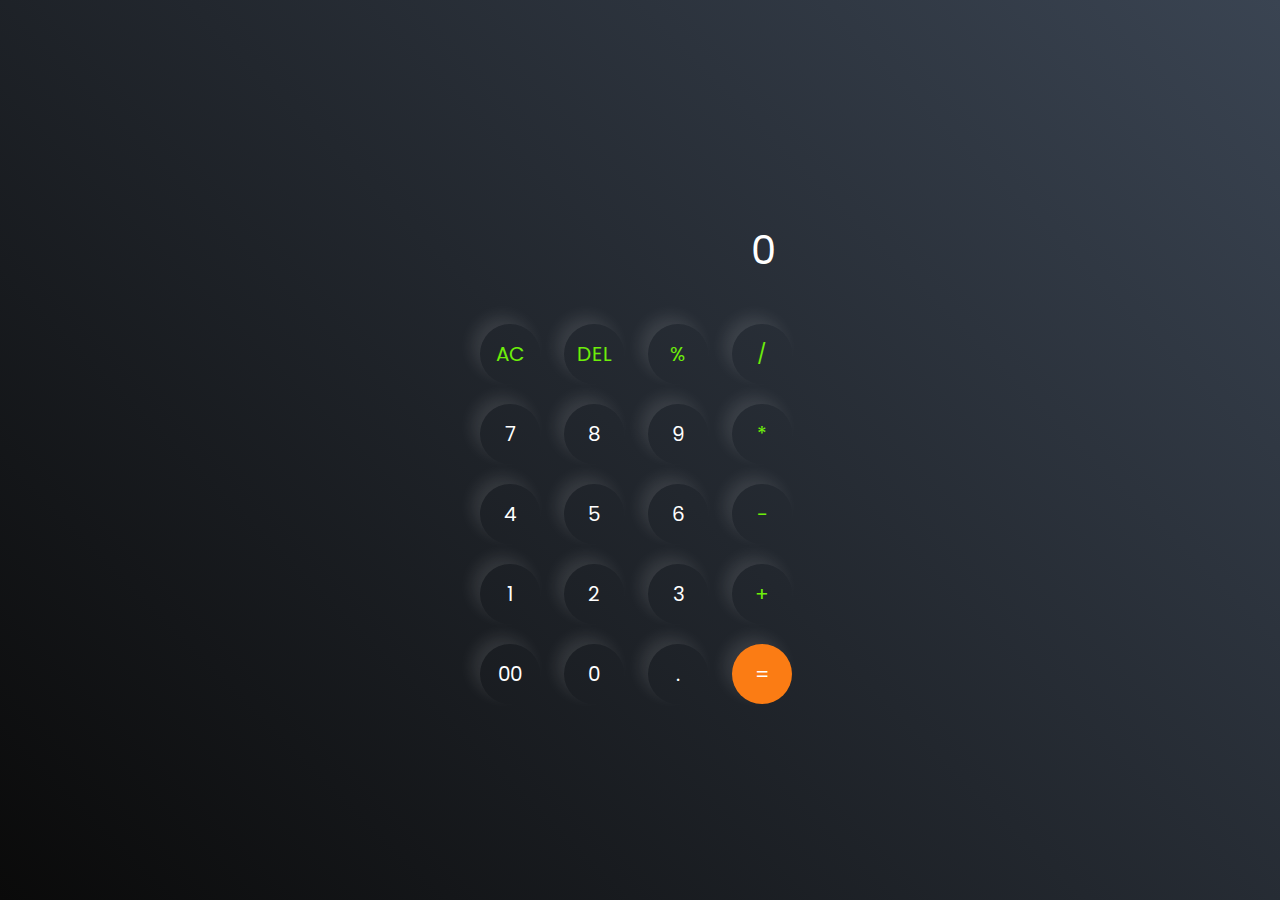
<file: index.html>
<!DOCTYPE html>
<html lang="en">
<head>
    <meta charset="UTF-8">
    <meta name="viewport" content="width=device-width, initial-scale=1.0">
    <link rel="stylesheet" href="style.css">
    <title> CALCULATOR</title>
</head>
<body>
    <div class="calculator">
        <input type= "text" placeholder ="0" id ="inputBox">
        <div>
            <button class="opeartor">AC</button>
            <button class="opeartor">DEL</button>
            <button class="opeartor">%</button>
            <button class="opeartor">/</button>
        </div>
        <div>
            <button>7</button>
            <button>8</button>
            <button>9</button>
            <button class="opeartor">*</button>
        <div>
            <button>4</button>
            <button>5</button>
            <button>6</button>
            <button class="opeartor">-</button>
        </div>
        <div>
            <button>1</button>
            <button>2</button>
            <button>3</button>
            <button class="opeartor">+</button>
        </div>
        <div>
            <button>00</button>
            <button>0</button>
            <button>.</button>
            <button class="equalBtn">=</button>
        </div>
    </div>

    <script src="script.js"></script>
</body>
</html>
</file>
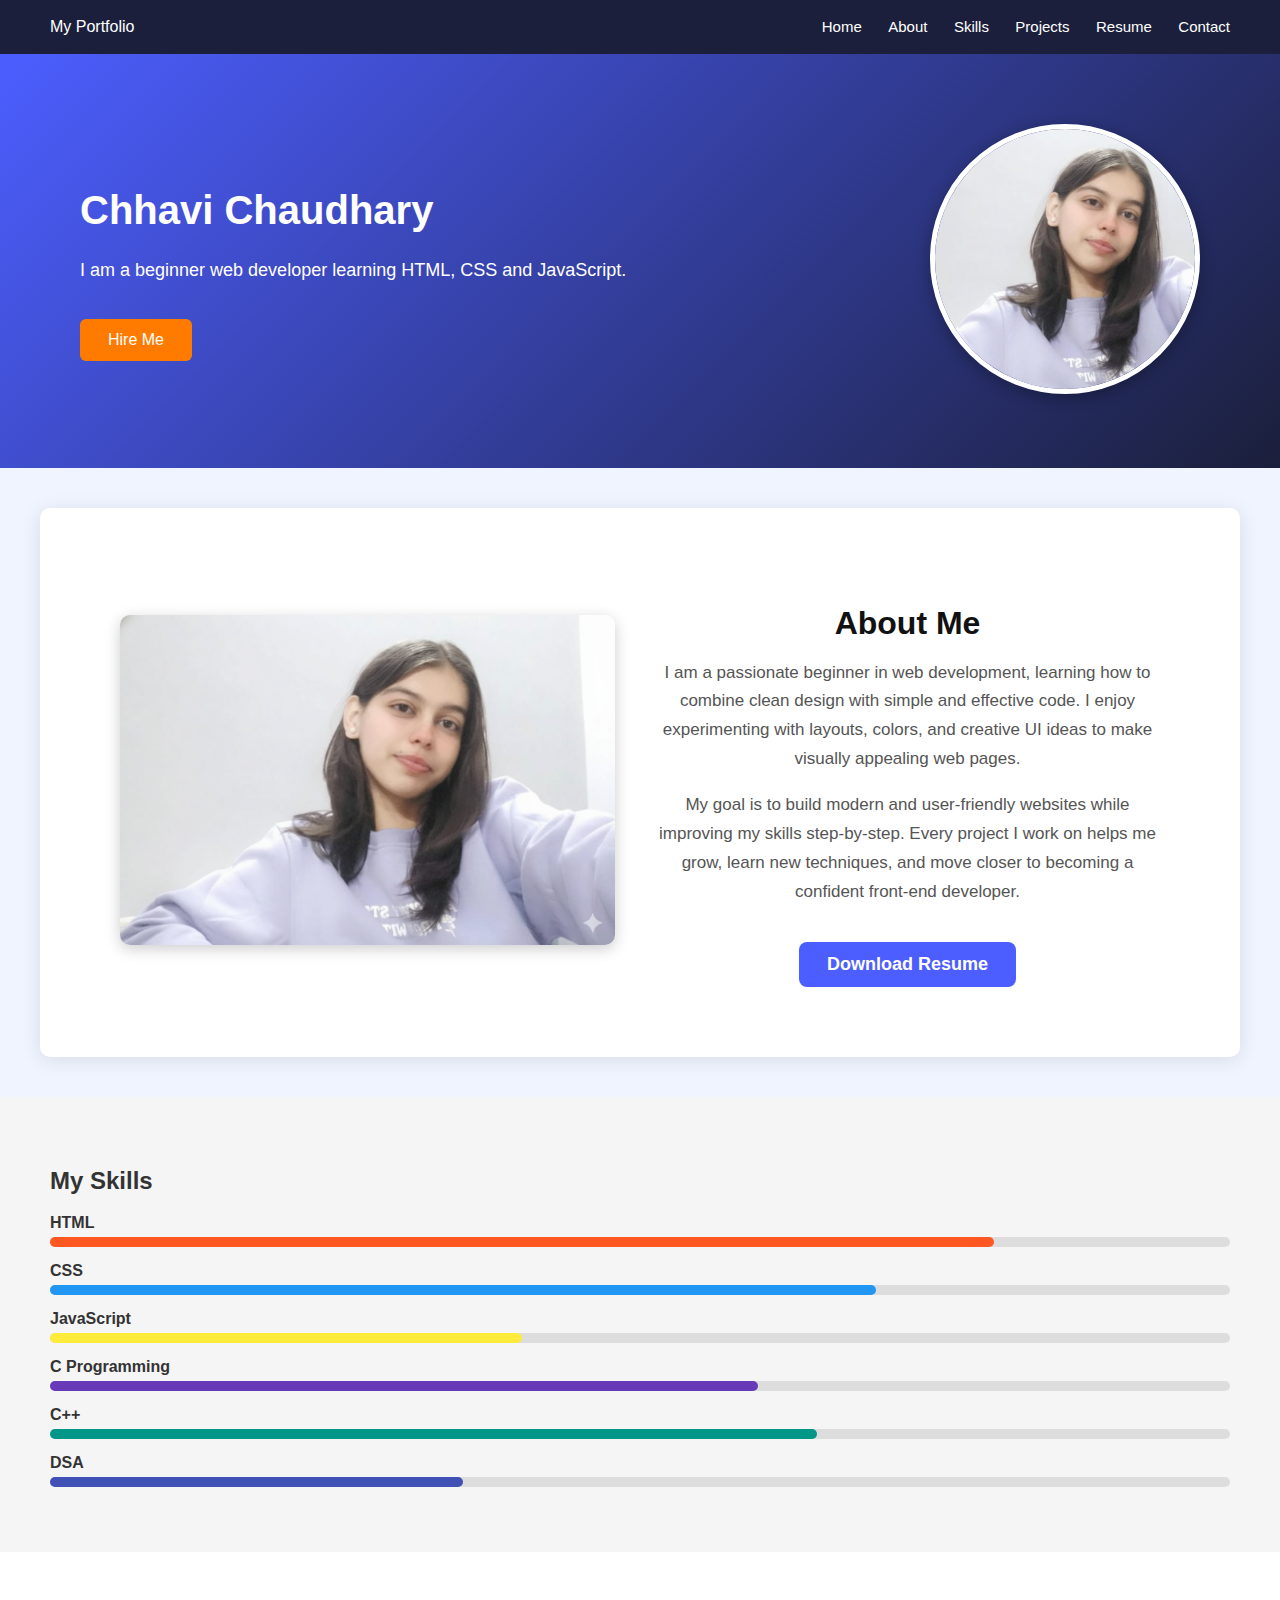
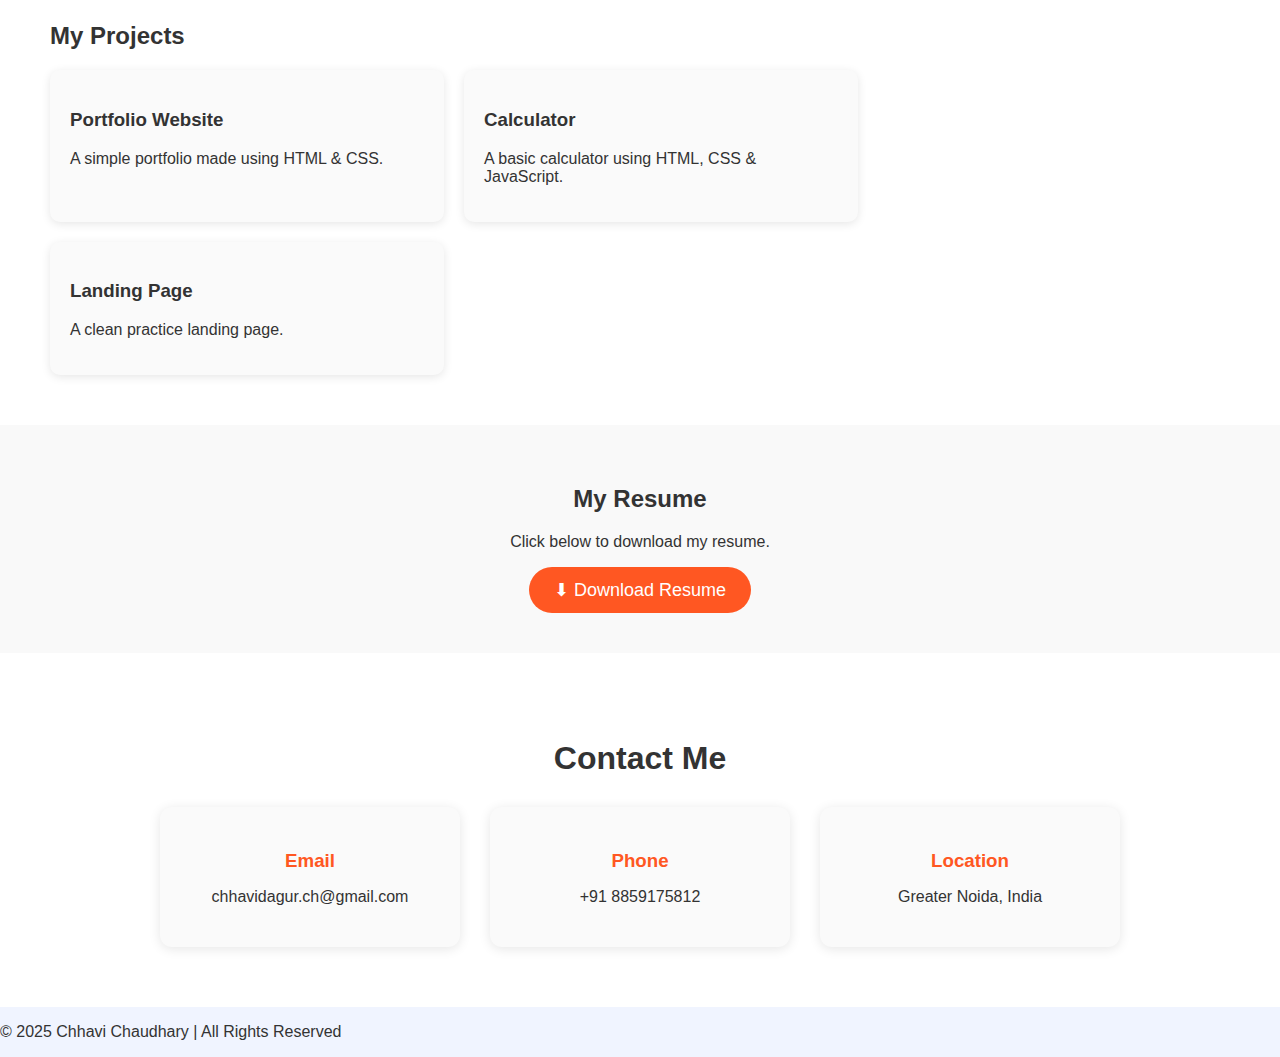
<file: index2.html>
<!DOCTYPE html>
<html lang="en">
<head>
    <meta charset="UTF-8">
    <title>Simple Portfolio</title>
    <link rel="stylesheet" href="style2.css">
</head>
<body>

    <!-- NAVBAR -->
    <div class="navbar">
        <div class="logo">My Portfolio</div>
        <div class="menu">
            <a href="#home">Home</a>
            <a href="#about">About</a>
            <a href="#skills">Skills</a>
            <a href="#projects">Projects</a>
            <a href="#resume">Resume</a>
            <a href="#contact">Contact</a>
        </div>
    </div>

    <!-- HERO SECTION -->
    <div class="hero" id="home">
        <div class="hero-text">
            <h1>Chhavi Chaudhary</h1>
            <p>I am a beginner web developer learning HTML, CSS and JavaScript.</p>
            <button class="btn">Hire Me</button>
        </div>

        <div class="hero-img">
            <img src="chhavi_photo.png" alt="">
        </div>
    </div>

    <div class="about" id="about">
    
    <div class="about-img">
        <img src="chhavi_photo.png" alt="">
    </div>

    <div class="about-text">
        <h2>About Me</h2>

        <p>
            I am a passionate beginner in web development, learning how to combine clean design with 
            simple and effective code. I enjoy experimenting with layouts, colors, and creative UI ideas 
            to make visually appealing web pages.
        </p>

        <p>
            My goal is to build modern and user-friendly websites while improving my skills step-by-step. 
            Every project I work on helps me grow, learn new techniques, and move closer to becoming a 
            confident front-end developer.
        </p>

        <a href="resume.pdf" class="btn2" download>Download Resume</a>
    </div>

</div>

    
<!-- SKILLS SECTION -->
<div class="skills" id="skills">
    <h2>My Skills</h2>

    <div class="skill-box">
        <span>HTML</span>
        <div class="bar"><div class="level html"></div></div>
    </div>

    <div class="skill-box">
        <span>CSS</span>
        <div class="bar"><div class="level css"></div></div>
    </div>

    <div class="skill-box">
        <span>JavaScript</span>
        <div class="bar"><div class="level js"></div></div>
    </div>

    <div class="skill-box">
        <span>C Programming</span>
        <div class="bar"><div class="level cprog"></div></div>
    </div>

    <div class="skill-box">
        <span>C++</span>
        <div class="bar"><div class="level cpp"></div></div>
    </div>

    <div class="skill-box">
        <span>DSA</span>
        <div class="bar"><div class="level dsa"></div></div>
    </div>
</div>


  <!-- PROJECTS SECTION -->
<div class="projects" id="projects">
    <h2>My Projects</h2>

    <div class="project-container">

        <div class="project-card">
            <h3>Portfolio Website</h3>
            <p>A simple portfolio made using HTML & CSS.</p>
        </div>

        <div class="project-card">
            <h3>Calculator</h3>
            <p>A basic calculator using HTML, CSS & JavaScript.</p>
        </div>

        <div class="project-card">
            <h3>Landing Page</h3>
            <p>A clean practice landing page.</p>
        </div>

    </div>
</div>

   


  <!-- RESUME SECTION -->
<div class="resume" id="resume">
    <h2>My Resume</h2>
    <p>Click below to download my resume.</p>
    <a href="resume.pdf" download class="resume-btn">⬇ Download Resume</a>
</div>


    <!-- CONTACT SECTION -->
<div class="contact" id="contact">
    <h2>Contact Me</h2>

    <div class="contact-box">

        <div class="contact-item">
            <h3>Email</h3>
            <p>chhavidagur.ch@gmail.com</p>
        </div>

        <div class="contact-item">
            <h3>Phone</h3>
            <p>+91 8859175812</p>
        </div>

        <div class="contact-item">
            <h3>Location</h3>
            <p>Greater Noida, India</p>
        </div>

    </div>
</div>


    <!-- FOOTER -->
    <div class="footer">
        <p>© 2025 Chhavi Chaudhary | All Rights Reserved</p>
    </div>

</body>
</html>


</body>
</html>
</file>
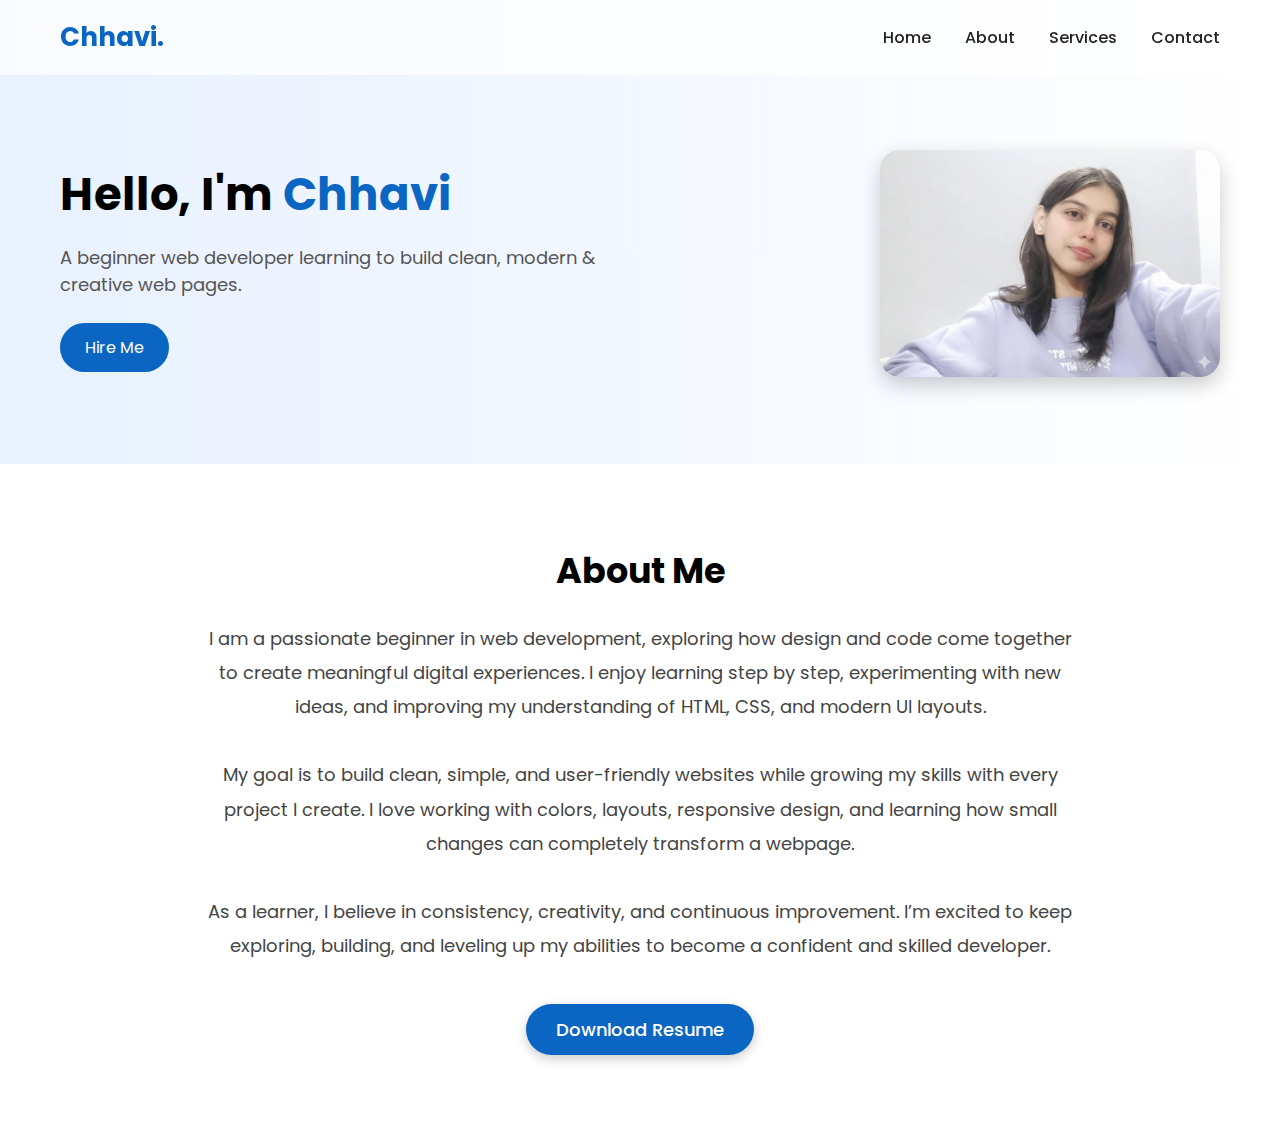
<file: index3.html>
<!DOCTYPE html>
<html lang="en">
<head>
    <meta charset="UTF-8">
    <meta name="viewport" content="width=device-width, initial-scale=1.0">
    <title>Chhavi | Portfolio</title>
    <link rel="stylesheet" href="style3.css">

    <!-- Modern Google Font -->
    <link href="https://fonts.googleapis.com/css2?family=Poppins:wght@300;400;500;600;700&display=swap" rel="stylesheet">
</head>

<body>

    <!-- NAVBAR -->
    <header class="navbar">
        <div class="logo">Chhavi.</div>
        <nav>
            <a href="#home">Home</a>
            <a href="#about">About</a>
            <a href="#services">Services</a>
            <a href="#contact">Contact</a>
        </nav>
    </header>

    <!-- HERO SECTION -->
    <section id="home" class="hero">
        <div class="hero-left">
            <h1>Hello, I'm <span>Chhavi</span></h1>
            <p class="subtitle">A beginner web developer learning to build clean, modern & creative web pages.</p>
            <button class="btn">Hire Me</button>
        </div>

        <div class="hero-right">
            <img src="chhavi_photo.png" alt="Chhavi">
        </div>
    </section>

    <!-- ABOUT SECTION -->
    <section id="about" class="about">
    <h2>About Me</h2>

    <p>
        I am a passionate beginner in web development, exploring how design and code come together 
        to create meaningful digital experiences. I enjoy learning step by step, experimenting with 
        new ideas, and improving my understanding of HTML, CSS, and modern UI layouts. 
        <br><br>
        My goal is to build clean, simple, and user-friendly websites while growing my skills with 
        every project I create. I love working with colors, layouts, responsive design, and 
        learning how small changes can completely transform a webpage.  
        <br><br>
        As a learner, I believe in consistency, creativity, and continuous improvement. I’m excited 
        to keep exploring, building, and leveling up my abilities to become a confident and 
        skilled developer.
    </p>

    <a href="resume.pdf" class="resume-btn">Download Resume</a>
</section>


</body>
</html>
</file>
<file: style.css>
@import url('https://fonts.googleapis.com/css2?family=Poppins:wght@500&display=swap');

*{
    margin: 0;
    padding: 0;
    box-sizing: border-box;
    font-family: "Poppins", sans-serif;

}
body{
    width: 100%;
    height : 100vh;
    display: flex;
    justify-content: center;
    align-items: center;
    background: linear-gradient(45deg,#0a0a0a,#3a4452);
}

.claculator{
    border: 1px solid #717377;
    padding : 20px;
    border-radius : 16px;
    background: transparent;
    box-shadow: 0px 3px 15px rgba(113,115,119,0.5);
}

input{
    width: 320px;
    border: none;
    padding: 24px;
    margin: 10px;
    background-color: transparent;
    box-shadow: 0px, 3px, 15px, rgba(84,84,84,0.1);
    font-size: 40px;
    text-align: right;
    cursor:pointer;
    color: #ffffff;


}

input::placeholder{
    color: #ffffff;

}

button{
    border: none;
    width: 60px;
    height: 60px;
    margin: 10px;
    border-radius : 50%;
    background: transparent;
    color: #ffffff;
    font-size: 20px;
    box-shadow: -8px -8px 15px rgba(255,255,255,0.1);
    cursor: pointer;


}
.equalBtn{
    background: #fb7c14;

}
.opeartor{
    color:#6dee0a;
}
</file>
<file: style2.css>
body {
    margin: 0;
    font-family: "Poppins", Arial, sans-serif;
    background: #f0f4ff;
    color: #333;
}

/* NAVBAR */
.navbar {
    background: #1b1f3b;
    padding: 18px 50px;
    display: flex;
    justify-content: space-between;
    align-items: center;
    color: white;
    box-shadow: 0px 2px 10px rgba(0,0,0,0.2);
}

.navbar .menu a {
    color: white;
    text-decoration: none;
    margin-left: 22px;
    font-size: 15px;
    transition: 0.3s;
}

.navbar .menu a:hover {
    color: #7db5ff;
}

/* HERO */
.hero {
    background: linear-gradient(135deg, #4c5eff, #1b1f3b);
    color: white;
    padding: 70px 80px;
    display: flex;
    justify-content: space-between;
    align-items: center;
}

.hero-text h1 {
    font-size: 40px;
    font-weight: 700;
}

.hero-text p {
    font-size: 18px;
    margin-top: 10px;
}

.btn {
    margin-top: 20px;
    padding: 12px 28px;
    background: #ff7b00;
    color: white;
    border: none;
    border-radius: 6px;
    font-size: 16px;
    cursor: pointer;
    transition: 0.3s ease;
}

.btn:hover {
    background: #e96d00;
}

/* HERO IMAGE */
.hero-img img {
    width: 260px;
    height: 260px;
    border-radius: 50%;
    object-fit: cover;
    border: 5px solid white;
    box-shadow: 0px 4px 15px rgba(0,0,0,0.3);
}

/* ABOUT SECTION */
.about {
    display: flex;
    padding: 70px 80px;
    background: white;
    align-items: center;
    justify-content: center;
    gap: 40px;
    text-align: center;
    border-radius: 10px;
    margin: 40px;
    box-shadow: 0px 3px 20px rgba(0,0,0,0.1);
}

.about-img img {
    height: 330px;
    border-radius: 10px;
    box-shadow: 0px 4px 15px rgba(0,0,0,0.2);
}

.about-text h2 {
    font-size: 32px;
    color: #111;
    margin-bottom: 15px;
}

.about-text p {
    line-height: 1.7;
    font-size: 17px;
    color: #555;
    margin-bottom: 15px;
}

/* ABOUT RESUME BUTTON */
.about-text .btn2 {
    display: inline-block;
    background-color: #4c5eff;
    color: white;
    padding: 12px 28px;
    margin-top: 20px;
    border-radius: 8px;
    font-size: 18px;
    text-decoration: none;
    font-weight: 600;
    cursor: pointer;
    transition: 0.3s;
}

.about-text .btn2:hover {
    background-color: #3544c4;
}
.skills {
    padding: 50px;
    background: #f5f5f5;
}

.skill-box {
    margin: 15px 0;
}

.skill-box span {
    font-weight: bold;
}

.bar {
    width: 100%;
    height: 10px;
    background: #ddd;
    border-radius: 20px;
    margin-top: 5px;
}

.level {
    height: 10px;
    border-radius: 20px;
}

/* LEVELS */
.html { width: 80%; background: #ff5722; }
.css { width: 70%; background: #2196f3; }
.js { width: 40%; background: #ffeb3b; }
.cprog { width: 60%; background: #673ab7; }
.cpp { width: 65%; background: #009688; }
.dsa { width: 35%; background: #3f51b5; }
.projects {
    padding: 50px;
    background: white;
}

.project-container {
    display: flex;
    gap: 20px;
    flex-wrap: wrap;
}

.project-card {
    width: 30%;
    background: #fafafa;
    padding: 20px;
    border-radius: 10px;
    box-shadow: 0 2px 10px rgba(0,0,0,0.1);
    transition: 0.3s;
}

.project-card:hover {
    transform: translateY(-5px);
    box-shadow: 0 4px 15px rgba(0,0,0,0.2);
}
.resume {
    text-align: center;
    padding: 40px;
    background: #f9f9f9;
}

.resume-btn {
    display: inline-block;
    background: #ff5722;
    color: white;
    padding: 12px 25px;
    font-size: 18px;
    border-radius: 30px;
    text-decoration: none;
    transition: 0.3s;
}

.resume-btn:hover {
    background: #e64a19;
}
.contact {
    padding: 60px;
    background: #ffffff;
    text-align: center;
}

.contact h2 {
    margin-bottom: 30px;
    font-size: 32px;
}

.contact-box {
    display: flex;
    justify-content: center;
    gap: 30px;
    flex-wrap: wrap;
}

.contact-item {
    width: 250px;
    background: #fafafa;
    padding: 25px;
    border-radius: 12px;
    box-shadow: 0 2px 12px rgba(0,0,0,0.1);
    transition: 0.3s;
}

.contact-item h3 {
    margin-bottom: 10px;
    color: #ff5722;
}

.contact-item p {
    font-size: 16px;
    color: #333;
}

.contact-item:hover {
    transform: translateY(-5px);
    box-shadow: 0 4px 18px rgba(0,0,0,0.15);
}
</file>
<file: style3.css>
* {
    margin: 0;
    padding: 0;
    box-sizing: border-box;
    font-family: "Poppins", sans-serif;
}

/* NAVBAR */
.navbar {
    width: 100%;
    padding: 18px 60px;
    background: rgba(255, 255, 255, 0.7);
    backdrop-filter: blur(10px);
    position: fixed;
    top: 0;
    left: 0;
    display: flex;
    justify-content: space-between;
    align-items: center;
    z-index: 100;
}

.logo {
    font-size: 26px;
    font-weight: 700;
    color: #0a66c2;
}

nav a {
    margin-left: 30px;
    text-decoration: none;
    color: #222;
    font-size: 16px;
    font-weight: 500;
}

nav a:hover {
    color: #0a66c2;
}

/* HERO SECTION */
.hero {
    display: flex;
    justify-content: space-between;
    align-items: center;
    padding: 150px 60px 80px;
    background: linear-gradient(to right, #e8f1ff, #fff);
}

.hero-left {
    width: 50%;
}

.hero-left h1 {
    font-size: 45px;
    font-weight: 700;
}

.hero-left h1 span {
    color: #0a66c2;
}

.subtitle {
    margin: 15px 0 25px;
    font-size: 18px;
    color: #555;
}

.btn {
    padding: 12px 25px;
    background: #0a66c2;
    border: none;
    border-radius: 30px;
    color: white;
    font-size: 16px;
    cursor: pointer;
    transition: 0.3s;
}

.btn:hover {
    background: #004c99;
}

/* HERO IMAGE */
.hero-right img {
    width: 340px;
    border-radius: 20px;
    box-shadow: 0px 8px 20px rgba(0,0,0,0.2);
}

/* ABOUT SECTION */
.about {
    padding: 80px 60px;
    text-align: center;
    background: #fff;
}

.about h2 {
    font-size: 35px;
    margin-bottom: 20px;
}

.about p {
    width: 70%;
    margin: auto;
    font-size: 18px;
    line-height: 1.8;
    color: #444;
}
/* ABOUT SECTION */
.about {
    padding: 80px 60px;
    text-align: center;
    background: #fff;
}

.about h2 {
    font-size: 35px;
    margin-bottom: 25px;
    font-weight: 700;
}

.about p {
    width: 75%;
    margin: auto;
    font-size: 18px;
    line-height: 1.9;
    color: #444;
    margin-bottom: 40px;
}

/* RESUME BUTTON */
.resume-btn {
    display: inline-block;
    padding: 12px 30px;
    background: #0a66c2;
    color: white;
    text-decoration: none;
    border-radius: 30px;
    font-size: 18px;
    font-weight: 500;
    box-shadow: 0 4px 12px rgba(0,0,0,0.2);
    transition: 0.3s ease;
}

.resume-btn:hover {
    background: #004c99;
    transform: translateY(-3px);
}
</file>
